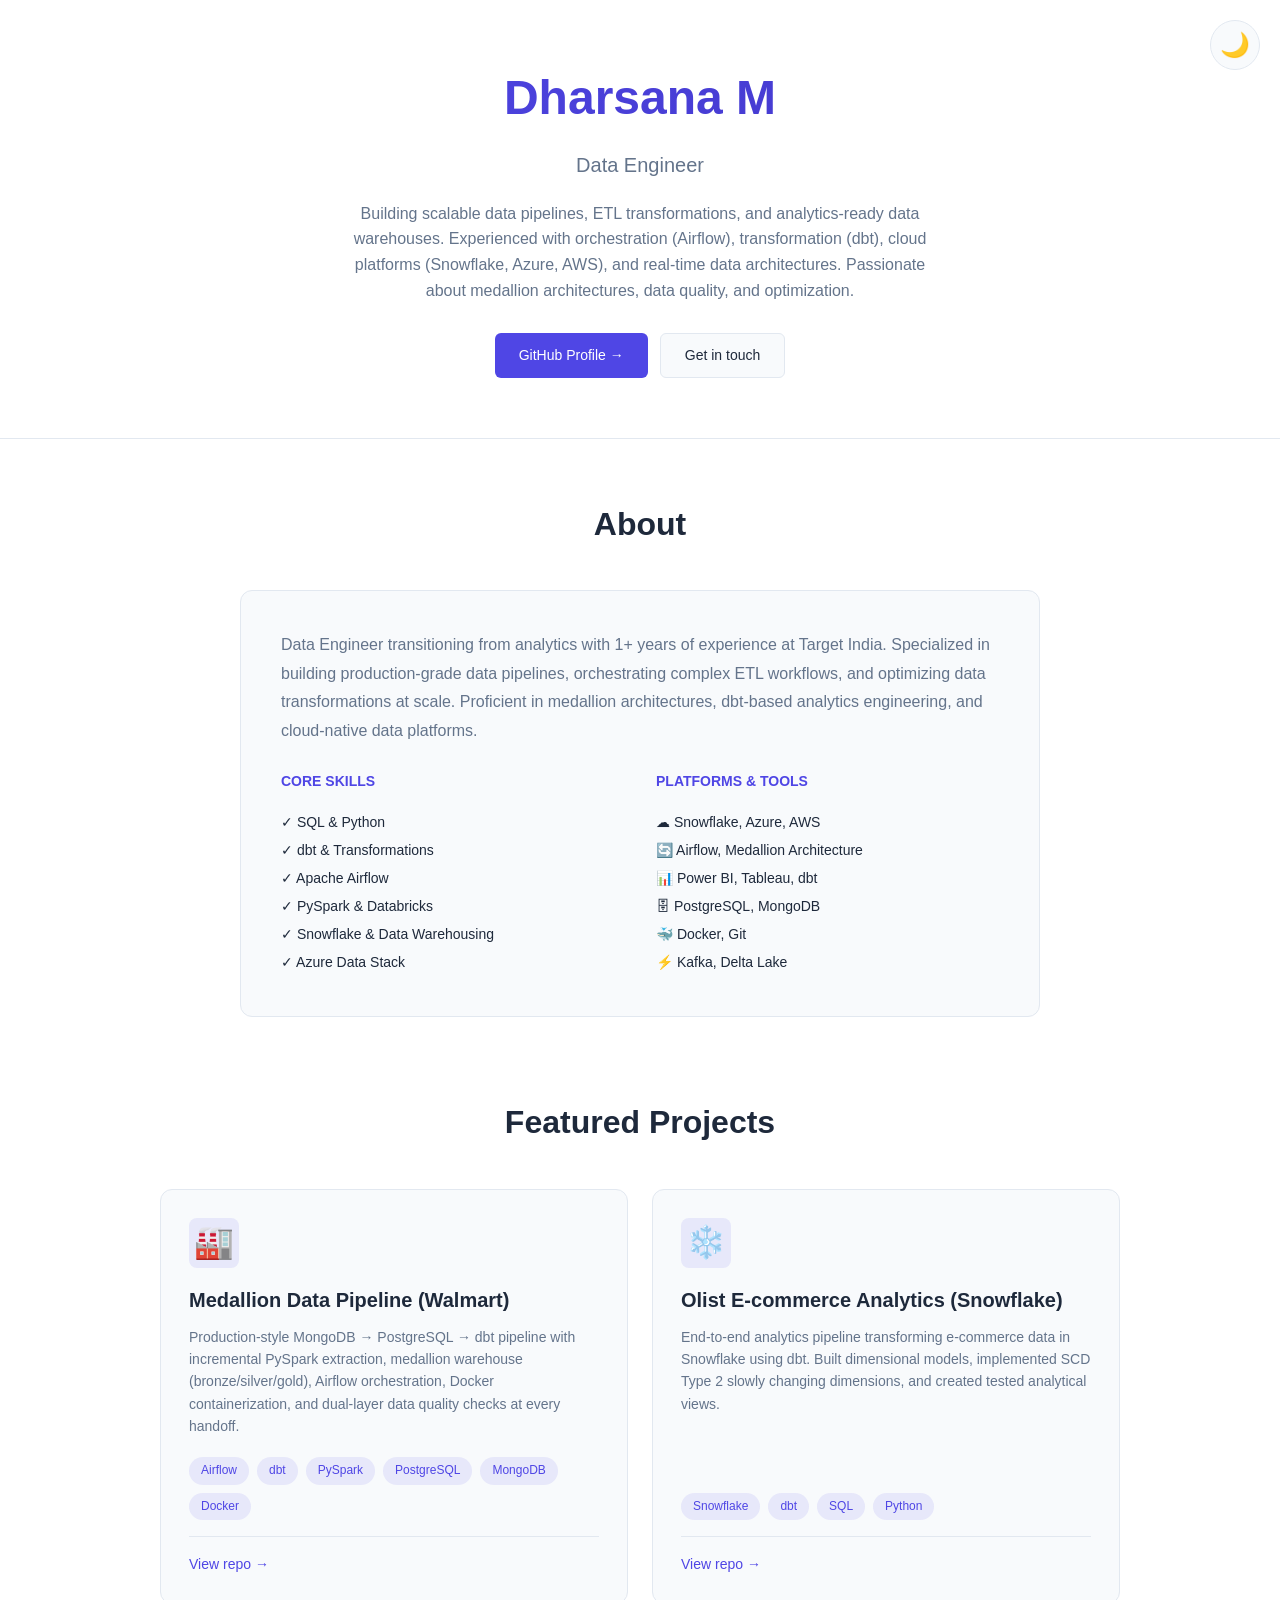
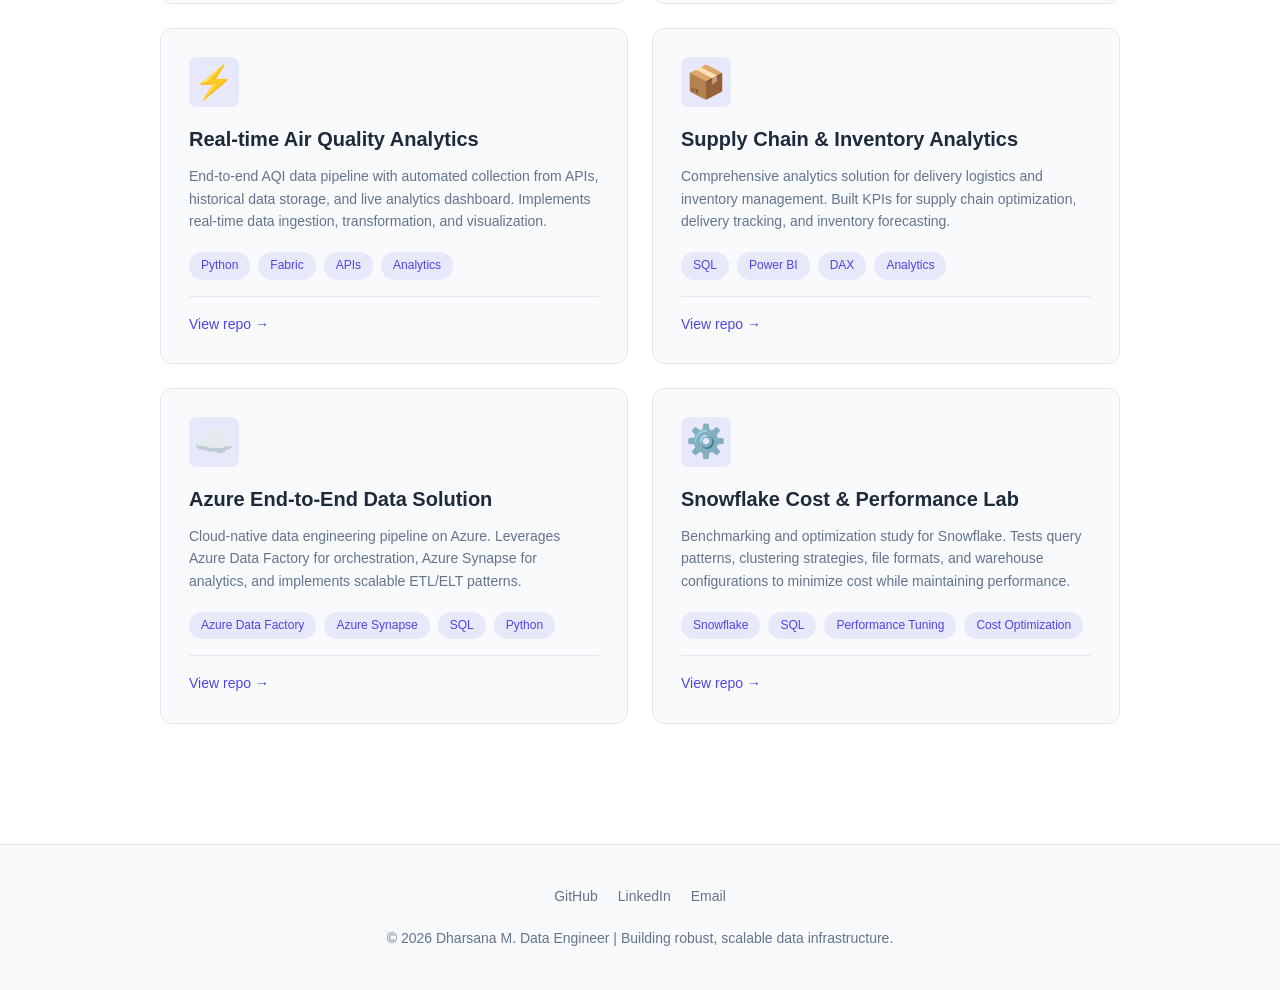
<file: index.html>
<!DOCTYPE html>
<html lang="en">
<head>
    <meta charset="UTF-8">
    <meta name="viewport" content="width=device-width, initial-scale=1.0">
    <title>Dharsana M - Data Engineer</title>
    <link rel="icon" type="image/svg+xml" href="data:image/svg+xml,<svg xmlns='http://www.w3.org/2000/svg' viewBox='0 0 100 100'><text y='75' font-size='75' font-weight='bold' fill='%234f46e5'>D</text></svg>">
    <style>
        * {
            margin: 0;
            padding: 0;
            box-sizing: border-box;
        }

        :root {
            --primary: #4f46e5;
            --primary-dark: #4338ca;
            --bg-light: #ffffff;
            --bg-dark: #0f172a;
            --text-light: #1e293b;
            --text-light-secondary: #64748b;
            --text-dark: #f1f5f9;
            --text-dark-secondary: #cbd5e1;
            --border-light: #e2e8f0;
            --border-dark: #1e293b;
            --card-light: #f8fafc;
            --card-dark: #1e293b;
        }

        body {
            font-family: -apple-system, BlinkMacSystemFont, 'Segoe UI', Roboto, 'Helvetica Neue', Arial, sans-serif;
            background-color: var(--bg-light);
            color: var(--text-light);
            line-height: 1.6;
            transition: background-color 0.3s, color 0.3s;
        }

        body.dark-mode {
            background-color: var(--bg-dark);
            color: var(--text-dark);
        }

        header {
            padding: 60px 20px;
            text-align: center;
            border-bottom: 1px solid var(--border-light);
        }

        body.dark-mode header {
            border-bottom-color: var(--border-dark);
        }

        .header-content {
            max-width: 800px;
            margin: 0 auto;
        }

        h1 {
            font-size: 48px;
            font-weight: 700;
            margin-bottom: 12px;
            background: linear-gradient(135deg, var(--primary), var(--primary-dark));
            -webkit-background-clip: text;
            -webkit-text-fill-color: transparent;
            background-clip: text;
        }

        .subtitle {
            font-size: 20px;
            color: var(--text-light-secondary);
            margin-bottom: 20px;
        }

        body.dark-mode .subtitle {
            color: var(--text-dark-secondary);
        }

        .intro {
            font-size: 16px;
            max-width: 600px;
            margin: 0 auto 30px;
            color: var(--text-light-secondary);
        }

        body.dark-mode .intro {
            color: var(--text-dark-secondary);
        }

        .cta-buttons {
            display: flex;
            gap: 12px;
            justify-content: center;
            flex-wrap: wrap;
        }

        .btn {
            padding: 10px 24px;
            border-radius: 6px;
            text-decoration: none;
            font-size: 14px;
            font-weight: 500;
            transition: all 0.3s;
            border: none;
            cursor: pointer;
            display: inline-flex;
            align-items: center;
            gap: 8px;
        }

        .btn-primary {
            background-color: var(--primary);
            color: white;
        }

        .btn-primary:hover {
            background-color: var(--primary-dark);
            transform: translateY(-2px);
        }

        .btn-secondary {
            background-color: var(--card-light);
            color: var(--text-light);
            border: 1px solid var(--border-light);
        }

        body.dark-mode .btn-secondary {
            background-color: var(--card-dark);
            color: var(--text-dark);
            border-color: var(--border-dark);
        }

        .btn-secondary:hover {
            border-color: var(--primary);
            color: var(--primary);
        }

        .theme-toggle {
            position: fixed;
            top: 20px;
            right: 20px;
            width: 50px;
            height: 50px;
            border-radius: 50%;
            background-color: var(--card-light);
            border: 1px solid var(--border-light);
            cursor: pointer;
            display: flex;
            align-items: center;
            justify-content: center;
            font-size: 24px;
            transition: all 0.3s;
            z-index: 100;
        }

        body.dark-mode .theme-toggle {
            background-color: var(--card-dark);
            border-color: var(--border-dark);
        }

        .theme-toggle:hover {
            background-color: var(--primary);
            border-color: var(--primary);
            color: white;
            transform: scale(1.1);
        }

        main {
            max-width: 1000px;
            margin: 0 auto;
            padding: 60px 20px;
        }

        .section-title {
            font-size: 32px;
            font-weight: 700;
            margin-bottom: 40px;
            text-align: center;
        }

        .projects-grid {
            display: grid;
            grid-template-columns: repeat(auto-fit, minmax(320px, 1fr));
            gap: 24px;
            margin-bottom: 60px;
        }

        .project-card {
            background-color: var(--card-light);
            border: 1px solid var(--border-light);
            border-radius: 12px;
            padding: 28px;
            transition: all 0.3s;
            display: flex;
            flex-direction: column;
        }

        body.dark-mode .project-card {
            background-color: var(--card-dark);
            border-color: var(--border-dark);
        }

        .project-card:hover {
            border-color: var(--primary);
            transform: translateY(-4px);
            box-shadow: 0 12px 24px rgba(79, 70, 229, 0.1);
        }

        body.dark-mode .project-card:hover {
            box-shadow: 0 12px 24px rgba(79, 70, 229, 0.2);
        }

        .project-icon {
            font-size: 32px;
            margin-bottom: 16px;
            width: 50px;
            height: 50px;
            display: flex;
            align-items: center;
            justify-content: center;
            background-color: rgba(79, 70, 229, 0.1);
            border-radius: 8px;
            color: var(--primary);
        }

        .project-title {
            font-size: 20px;
            font-weight: 600;
            margin-bottom: 10px;
        }

        .project-description {
            font-size: 14px;
            color: var(--text-light-secondary);
            margin-bottom: 20px;
            flex-grow: 1;
        }

        body.dark-mode .project-description {
            color: var(--text-dark-secondary);
        }

        .tech-stack {
            display: flex;
            flex-wrap: wrap;
            gap: 8px;
            margin-bottom: 16px;
        }

        .tech-badge {
            background-color: rgba(79, 70, 229, 0.1);
            color: var(--primary);
            padding: 4px 12px;
            border-radius: 20px;
            font-size: 12px;
            font-weight: 500;
        }

        .project-links {
            display: flex;
            gap: 12px;
            padding-top: 16px;
            border-top: 1px solid var(--border-light);
        }

        body.dark-mode .project-links {
            border-top-color: var(--border-dark);
        }

        .project-link {
            font-size: 14px;
            color: var(--primary);
            text-decoration: none;
            font-weight: 500;
            transition: all 0.3s;
            display: inline-flex;
            align-items: center;
            gap: 4px;
        }

        .project-link:hover {
            color: var(--primary-dark);
            gap: 8px;
        }

        footer {
            background-color: var(--card-light);
            border-top: 1px solid var(--border-light);
            padding: 40px 20px;
            text-align: center;
        }

        body.dark-mode footer {
            background-color: var(--card-dark);
            border-top-color: var(--border-dark);
        }

        .footer-content {
            max-width: 1000px;
            margin: 0 auto;
        }

        .social-links {
            display: flex;
            justify-content: center;
            gap: 20px;
            margin-bottom: 20px;
        }

        .social-link {
            color: var(--text-light-secondary);
            text-decoration: none;
            font-size: 14px;
            transition: color 0.3s;
        }

        body.dark-mode .social-link {
            color: var(--text-dark-secondary);
        }

        .social-link:hover {
            color: var(--primary);
        }

        .footer-text {
            font-size: 14px;
            color: var(--text-light-secondary);
        }

        body.dark-mode .footer-text {
            color: var(--text-dark-secondary);
        }

        @media (max-width: 768px) {
            h1 {
                font-size: 36px;
            }

            .subtitle {
                font-size: 18px;
            }

            main {
                padding: 40px 20px;
            }

            .section-title {
                font-size: 24px;
                margin-bottom: 30px;
            }

            .projects-grid {
                grid-template-columns: 1fr;
            }
        }
    </style>
</head>
<body>
    <button class="theme-toggle" id="themeToggle" aria-label="Toggle dark mode">
        <span id="themeIcon">🌙</span>
    </button>

    <header>
        <div class="header-content">
            <h1>Dharsana M</h1>
            <p class="subtitle">Data Engineer</p>
            <p class="intro">Building scalable data pipelines, ETL transformations, and analytics-ready data warehouses. Experienced with orchestration (Airflow), transformation (dbt), cloud platforms (Snowflake, Azure, AWS), and real-time data architectures. Passionate about medallion architectures, data quality, and optimization.</p>
            <div class="cta-buttons">
                <a href="https://github.com/dharsana2025" class="btn btn-primary">GitHub Profile →</a>
                <a href="mailto:dharsana.analytics@gmail.com" class="btn btn-secondary">Get in touch</a>
            </div>
        </div>
    </header>

    <main>
        <section style="margin-bottom: 80px;">
            <h2 class="section-title">About</h2>
            <div style="max-width: 800px; margin: 0 auto; background-color: var(--card-light); border-radius: 12px; padding: 40px; border: 1px solid var(--border-light);">
                <style>
                    body.dark-mode .about-section {
                        background-color: var(--card-dark);
                        border-color: var(--border-dark);
                    }
                </style>
                <p style="font-size: 16px; line-height: 1.8; margin-bottom: 24px; color: var(--text-light-secondary);">
                    Data Engineer transitioning from analytics with 1+ years of experience at Target India. Specialized in building production-grade data pipelines, orchestrating complex ETL workflows, and optimizing data transformations at scale. Proficient in medallion architectures, dbt-based analytics engineering, and cloud-native data platforms.
                </p>
                <div style="display: grid; grid-template-columns: 1fr 1fr; gap: 32px;">
                    <div>
                        <h3 style="font-size: 14px; font-weight: 600; text-transform: uppercase; color: var(--primary); margin-bottom: 16px;">Core Skills</h3>
                        <ul style="list-style: none; font-size: 14px; line-height: 2;">
                            <li>✓ SQL & Python</li>
                            <li>✓ dbt & Transformations</li>
                            <li>✓ Apache Airflow</li>
                            <li>✓ PySpark & Databricks</li>
                            <li>✓ Snowflake & Data Warehousing</li>
                            <li>✓ Azure Data Stack</li>
                        </ul>
                    </div>
                    <div>
                        <h3 style="font-size: 14px; font-weight: 600; text-transform: uppercase; color: var(--primary); margin-bottom: 16px;">Platforms & Tools</h3>
                        <ul style="list-style: none; font-size: 14px; line-height: 2;">
                            <li>☁ Snowflake, Azure, AWS</li>
                            <li>🔄 Airflow, Medallion Architecture</li>
                            <li>📊 Power BI, Tableau, dbt</li>
                            <li>🗄 PostgreSQL, MongoDB</li>
                            <li>🐳 Docker, Git</li>
                            <li>⚡ Kafka, Delta Lake</li>
                        </ul>
                    </div>
                </div>
            </div>
            <style>
                body.dark-mode .about-section {
                    background-color: var(--card-dark);
                    border-color: var(--border-dark);
                    color: var(--text-dark-secondary);
                }
            </style>
        </section>

        <h2 class="section-title">Featured Projects</h2>
        <div class="projects-grid">
            <!-- Project 1: Medallion Data Pipeline -->
            <div class="project-card">
                <div class="project-icon">🏭</div>
                <h3 class="project-title">Medallion Data Pipeline (Walmart)</h3>
                <p class="project-description">Production-style MongoDB → PostgreSQL → dbt pipeline with incremental PySpark extraction, medallion warehouse (bronze/silver/gold), Airflow orchestration, Docker containerization, and dual-layer data quality checks at every handoff.</p>
                <div class="tech-stack">
                    <span class="tech-badge">Airflow</span>
                    <span class="tech-badge">dbt</span>
                    <span class="tech-badge">PySpark</span>
                    <span class="tech-badge">PostgreSQL</span>
                    <span class="tech-badge">MongoDB</span>
                    <span class="tech-badge">Docker</span>
                </div>
                <div class="project-links">
                    <a href="https://github.com/dharsana2025/end_to_end_pipeline" class="project-link">View repo →</a>
                </div>
            </div>

            <!-- Project 2: Olist + Snowflake + dbt -->
            <div class="project-card">
                <div class="project-icon">❄️</div>
                <h3 class="project-title">Olist E-commerce Analytics (Snowflake)</h3>
                <p class="project-description">End-to-end analytics pipeline transforming e-commerce data in Snowflake using dbt. Built dimensional models, implemented SCD Type 2 slowly changing dimensions, and created tested analytical views.</p>
                <div class="tech-stack">
                    <span class="tech-badge">Snowflake</span>
                    <span class="tech-badge">dbt</span>
                    <span class="tech-badge">SQL</span>
                    <span class="tech-badge">Python</span>
                </div>
                <div class="project-links">
                    <a href="https://github.com/dharsana2025/olist_dbt_snowflake_pipeline" class="project-link">View repo →</a>
                </div>
            </div>

            <!-- Project 3: Real-time Air Quality -->
            <div class="project-card">
                <div class="project-icon">⚡</div>
                <h3 class="project-title">Real-time Air Quality Analytics</h3>
                <p class="project-description">End-to-end AQI data pipeline with automated collection from APIs, historical data storage, and live analytics dashboard. Implements real-time data ingestion, transformation, and visualization.</p>
                <div class="tech-stack">
                    <span class="tech-badge">Python</span>
                    <span class="tech-badge">Fabric</span>
                    <span class="tech-badge">APIs</span>
                    <span class="tech-badge">Analytics</span>
                </div>
                <div class="project-links">
                    <a href="https://github.com/dharsana2025/fabric-realtime-air-quality" class="project-link">View repo →</a>
                </div>
            </div>

            <!-- Project 4: Supply Chain Analytics -->
            <div class="project-card">
                <div class="project-icon">📦</div>
                <h3 class="project-title">Supply Chain & Inventory Analytics</h3>
                <p class="project-description">Comprehensive analytics solution for delivery logistics and inventory management. Built KPIs for supply chain optimization, delivery tracking, and inventory forecasting.</p>
                <div class="tech-stack">
                    <span class="tech-badge">SQL</span>
                    <span class="tech-badge">Power BI</span>
                    <span class="tech-badge">DAX</span>
                    <span class="tech-badge">Analytics</span>
                </div>
                <div class="project-links">
                    <a href="https://github.com/dharsana2025/Supply-Chain-Delivery-and-Inventory-Analytics" class="project-link">View repo →</a>
                </div>
            </div>

            <!-- Project 5: Azure End-to-End -->
            <div class="project-card">
                <div class="project-icon">☁️</div>
                <h3 class="project-title">Azure End-to-End Data Solution</h3>
                <p class="project-description">Cloud-native data engineering pipeline on Azure. Leverages Azure Data Factory for orchestration, Azure Synapse for analytics, and implements scalable ETL/ELT patterns.</p>
                <div class="tech-stack">
                    <span class="tech-badge">Azure Data Factory</span>
                    <span class="tech-badge">Azure Synapse</span>
                    <span class="tech-badge">SQL</span>
                    <span class="tech-badge">Python</span>
                </div>
                <div class="project-links">
                    <a href="https://github.com/dharsana2025/azure_end_to_end_project" class="project-link">View repo →</a>
                </div>
            </div>

            <!-- Project 6: Snowflake Performance Lab -->
            <div class="project-card">
                <div class="project-icon">⚙️</div>
                <h3 class="project-title">Snowflake Cost & Performance Lab</h3>
                <p class="project-description">Benchmarking and optimization study for Snowflake. Tests query patterns, clustering strategies, file formats, and warehouse configurations to minimize cost while maintaining performance.</p>
                <div class="tech-stack">
                    <span class="tech-badge">Snowflake</span>
                    <span class="tech-badge">SQL</span>
                    <span class="tech-badge">Performance Tuning</span>
                    <span class="tech-badge">Cost Optimization</span>
                </div>
                <div class="project-links">
                    <a href="https://github.com/dharsana2025/snowflake-performance-cost-lab" class="project-link">View repo →</a>
                </div>
            </div>
        </div>
    </main>

    <footer>
        <div class="footer-content">
            <div class="social-links">
                <a href="https://github.com/dharsana2025" class="social-link">GitHub</a>
                <a href="https://linkedin.com/in/dharsana-m" class="social-link">LinkedIn</a>
                <a href="mailto:dharsana.analytics@gmail.com" class="social-link">Email</a>
            </div>
            <p class="footer-text">© 2026 Dharsana M. Data Engineer | Building robust, scalable data infrastructure.</p>
        </div>
    </footer>

    <script>
        const themeToggle = document.getElementById('themeToggle');
        const themeIcon = document.getElementById('themeIcon');
        const htmlElement = document.documentElement;

        // Check for saved theme preference or default to 'light'
        const currentTheme = localStorage.getItem('theme') || 'light';
        if (currentTheme === 'dark') {
            document.body.classList.add('dark-mode');
            themeIcon.textContent = '☀️';
        }

        themeToggle.addEventListener('click', () => {
            document.body.classList.toggle('dark-mode');
            const isDark = document.body.classList.contains('dark-mode');
            themeIcon.textContent = isDark ? '☀️' : '🌙';
            localStorage.setItem('theme', isDark ? 'dark' : 'light');
        });
    </script>
</body>
</html>
</file>
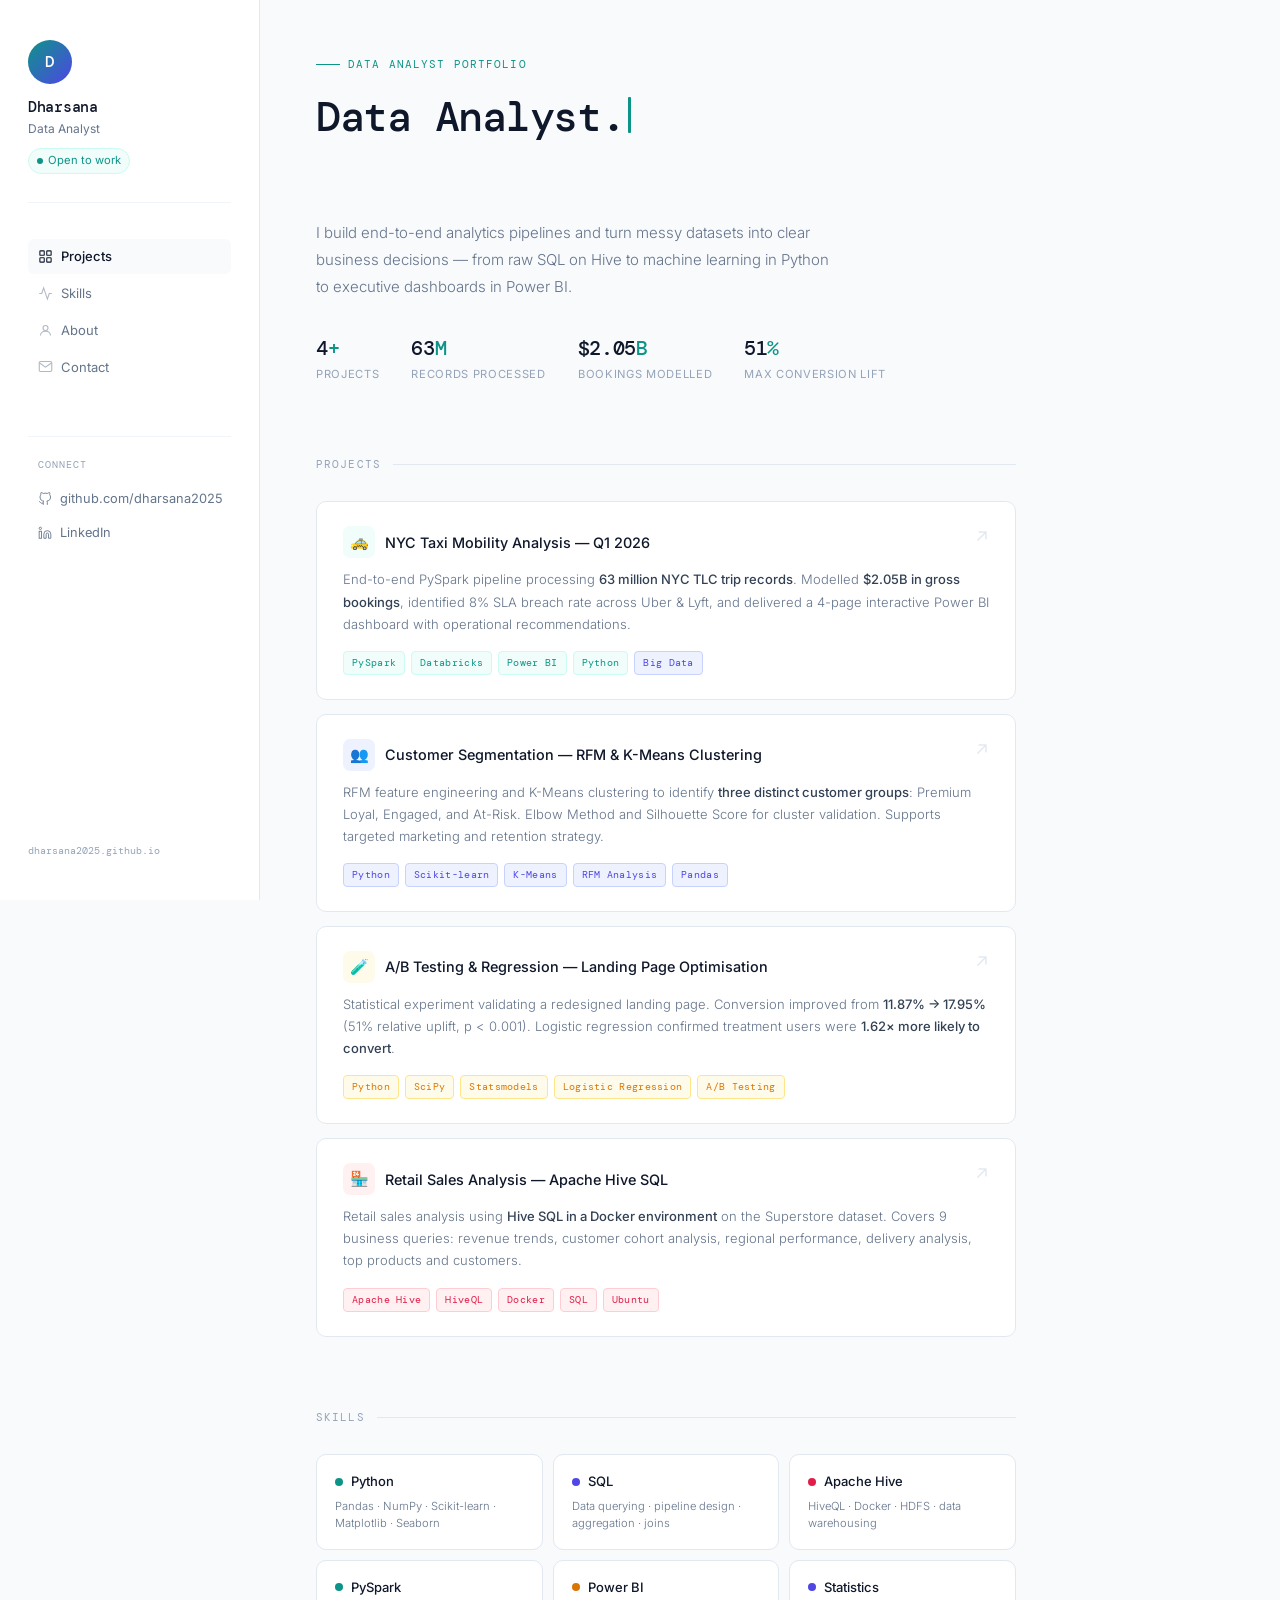
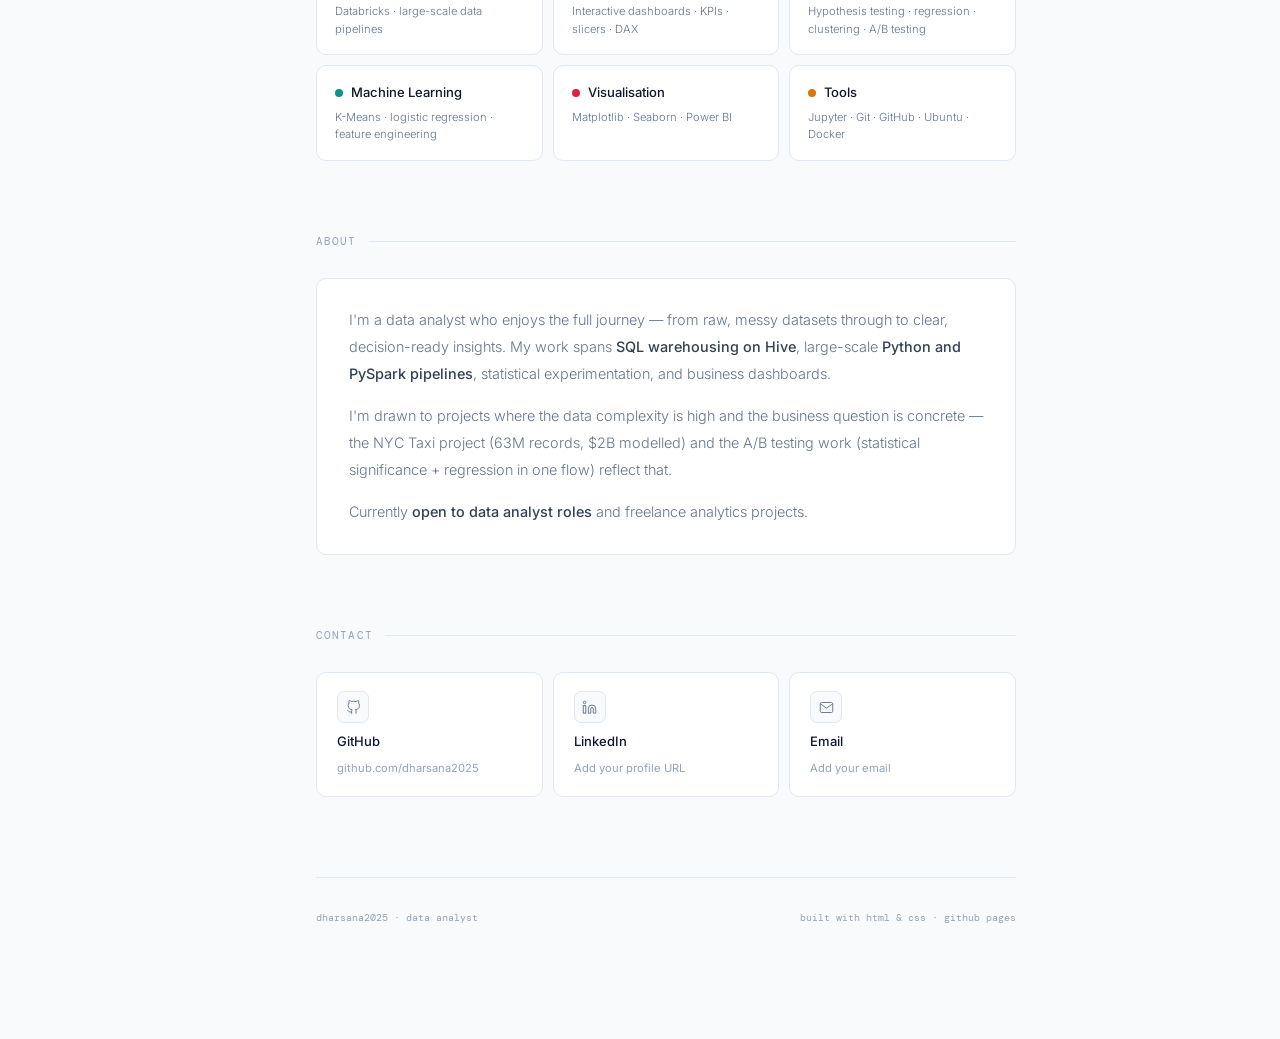
<file: index (3).html>
<!DOCTYPE html>
<html lang="en">
<head>
<meta charset="UTF-8">
<meta name="viewport" content="width=device-width, initial-scale=1.0">
<title>Dharsana — Data Analyst</title>
<link rel="preconnect" href="https://fonts.googleapis.com">
<link rel="preconnect" href="https://fonts.gstatic.com" crossorigin>
<link href="https://fonts.googleapis.com/css2?family=DM+Mono:wght@400;500&family=Inter:wght@300;400;500&display=swap" rel="stylesheet">
<style>
*, *::before, *::after { box-sizing: border-box; margin: 0; padding: 0; }

:root {
  --ink:        #0F172A;
  --ink-mid:    #334155;
  --slate:      #64748B;
  --muted:      #94A3B8;
  --teal:       #0D9488;
  --teal-light: #14B8A6;
  --teal-bg:    #F0FDFA;
  --teal-border:#CCFBF1;
  --indigo:     #4F46E5;
  --indigo-bg:  #EEF2FF;
  --amber:      #D97706;
  --amber-bg:   #FFFBEB;
  --rose:       #E11D48;
  --rose-bg:    #FFF1F2;
  --border:     #E2E8F0;
  --border-soft:#F1F5F9;
  --bg:         #FFFFFF;
  --bg-soft:    #F8FAFC;
  --mono:       'DM Mono', monospace;
  --sans:       'Inter', sans-serif;
  --radius:     10px;
  --radius-sm:  6px;
}

html { scroll-behavior: smooth; }

body {
  font-family: var(--sans);
  background: var(--bg-soft);
  color: var(--ink);
  line-height: 1.6;
  min-height: 100vh;
  -webkit-font-smoothing: antialiased;
}

/* ── Layout ── */
.shell {
  display: grid;
  grid-template-columns: 260px 1fr;
  min-height: 100vh;
}

/* ── Sidebar ── */
.sidebar {
  position: sticky;
  top: 0;
  height: 100vh;
  background: var(--bg);
  border-right: 1px solid var(--border);
  padding: 2.5rem 1.75rem;
  display: flex;
  flex-direction: column;
  gap: 0;
  overflow-y: auto;
}

.sidebar-brand {
  margin-bottom: 2.25rem;
  padding-bottom: 1.75rem;
  border-bottom: 1px solid var(--border-soft);
}

.avatar {
  width: 44px;
  height: 44px;
  border-radius: 50%;
  background: linear-gradient(135deg, var(--teal) 0%, var(--indigo) 100%);
  display: flex;
  align-items: center;
  justify-content: center;
  font-family: var(--mono);
  font-size: 1rem;
  font-weight: 500;
  color: #fff;
  margin-bottom: 0.875rem;
  letter-spacing: -0.01em;
}

.sidebar-name {
  font-family: var(--mono);
  font-size: 0.9375rem;
  font-weight: 500;
  color: var(--ink);
  letter-spacing: -0.02em;
  line-height: 1.2;
}

.sidebar-role {
  font-size: 0.75rem;
  color: var(--slate);
  margin-top: 3px;
  font-weight: 400;
}

.status-dot {
  display: inline-flex;
  align-items: center;
  gap: 5px;
  margin-top: 10px;
  font-size: 0.7rem;
  color: var(--teal);
  background: var(--teal-bg);
  border: 1px solid var(--teal-border);
  padding: 3px 8px;
  border-radius: 20px;
  width: fit-content;
}

.status-dot::before {
  content: '';
  width: 6px;
  height: 6px;
  border-radius: 50%;
  background: var(--teal);
  flex-shrink: 0;
  animation: pulse 2s infinite;
}

@keyframes pulse {
  0%, 100% { opacity: 1; }
  50%       { opacity: 0.4; }
}

.sidebar-nav {
  list-style: none;
  display: flex;
  flex-direction: column;
  gap: 2px;
  margin-bottom: 2rem;
}

.sidebar-nav a {
  display: flex;
  align-items: center;
  gap: 8px;
  font-size: 0.8125rem;
  color: var(--slate);
  text-decoration: none;
  padding: 7px 10px;
  border-radius: var(--radius-sm);
  transition: color 0.15s, background 0.15s;
  font-weight: 400;
}

.sidebar-nav a .nav-icon {
  width: 15px;
  height: 15px;
  flex-shrink: 0;
  opacity: 0.5;
}

.sidebar-nav a:hover,
.sidebar-nav a.active {
  color: var(--ink);
  background: var(--bg-soft);
}

.sidebar-nav a.active { font-weight: 500; }
.sidebar-nav a.active .nav-icon { opacity: 1; }

.sidebar-divider {
  height: 1px;
  background: var(--border-soft);
  margin: 1.25rem 0;
}

.sidebar-section-label {
  font-family: var(--mono);
  font-size: 0.6rem;
  letter-spacing: 0.1em;
  text-transform: uppercase;
  color: var(--muted);
  margin-bottom: 0.625rem;
  padding-left: 10px;
}

.sidebar-links {
  display: flex;
  flex-direction: column;
  gap: 2px;
}

.sidebar-links a {
  font-size: 0.8rem;
  color: var(--slate);
  text-decoration: none;
  display: flex;
  align-items: center;
  gap: 8px;
  padding: 6px 10px;
  border-radius: var(--radius-sm);
  transition: color 0.15s, background 0.15s;
}

.sidebar-links a:hover { color: var(--teal); background: var(--teal-bg); }

.sidebar-links svg {
  width: 14px;
  height: 14px;
  flex-shrink: 0;
}

.sidebar-footer {
  margin-top: auto;
  padding-top: 1.5rem;
  font-family: var(--mono);
  font-size: 0.65rem;
  color: var(--muted);
}

/* ── Main ── */
.main {
  padding: 3.5rem 4rem 7rem 3.5rem;
  max-width: 820px;
}

/* ── Hero ── */
.hero {
  margin-bottom: 4.5rem;
}

.hero-eyebrow {
  font-family: var(--mono);
  font-size: 0.7rem;
  color: var(--teal);
  letter-spacing: 0.1em;
  text-transform: uppercase;
  margin-bottom: 1.125rem;
  display: flex;
  align-items: center;
  gap: 8px;
}

.hero-eyebrow::before {
  content: '';
  display: inline-block;
  width: 24px;
  height: 1px;
  background: var(--teal);
}

.hero-headline {
  font-family: var(--mono);
  font-size: clamp(1.875rem, 3.5vw, 2.625rem);
  font-weight: 500;
  color: var(--ink);
  line-height: 1.2;
  margin-bottom: 1.375rem;
  letter-spacing: -0.03em;
  min-height: 2.5em;
}

.cursor {
  display: inline-block;
  width: 3px;
  height: 0.85em;
  background: var(--teal);
  margin-left: 3px;
  vertical-align: -0.05em;
  border-radius: 1px;
  animation: blink 1s step-end infinite;
}

@keyframes blink { 0%,100%{opacity:1} 50%{opacity:0} }

.hero-desc {
  font-size: 0.9375rem;
  color: var(--slate);
  max-width: 520px;
  line-height: 1.8;
  font-weight: 300;
  margin-bottom: 2rem;
}

.hero-stats {
  display: flex;
  gap: 2rem;
  flex-wrap: wrap;
}

.hero-stat {
  display: flex;
  flex-direction: column;
  gap: 2px;
}

.hero-stat-num {
  font-family: var(--mono);
  font-size: 1.25rem;
  font-weight: 500;
  color: var(--ink);
  letter-spacing: -0.02em;
}

.hero-stat-num span { color: var(--teal); }

.hero-stat-label {
  font-size: 0.7rem;
  color: var(--muted);
  text-transform: uppercase;
  letter-spacing: 0.06em;
}

/* ── Section ── */
section { margin-bottom: 4.5rem; }

.section-header {
  display: flex;
  align-items: center;
  gap: 12px;
  margin-bottom: 1.75rem;
}

.section-label {
  font-family: var(--mono);
  font-size: 0.6875rem;
  letter-spacing: 0.1em;
  color: var(--muted);
  text-transform: uppercase;
}

.section-line {
  flex: 1;
  height: 1px;
  background: var(--border);
}

/* ── Project Cards ── */
.projects { display: flex; flex-direction: column; gap: 14px; }

.project-card {
  display: block;
  background: var(--bg);
  border: 1px solid var(--border);
  border-radius: var(--radius);
  padding: 1.5rem 1.625rem;
  text-decoration: none;
  color: inherit;
  transition: border-color 0.2s, box-shadow 0.2s, transform 0.2s;
  position: relative;
  overflow: hidden;
}

.project-card::before {
  content: '';
  position: absolute;
  left: 0; top: 0; bottom: 0;
  width: 3px;
  background: var(--card-accent, var(--teal));
  border-radius: 3px 0 0 3px;
  opacity: 0;
  transition: opacity 0.2s;
}

.project-card:hover {
  border-color: var(--card-accent, var(--teal));
  box-shadow: 0 4px 20px rgba(0,0,0,0.06);
  transform: translateY(-1px);
}

.project-card:hover::before { opacity: 1; }

.project-top {
  display: flex;
  align-items: flex-start;
  justify-content: space-between;
  gap: 1rem;
  margin-bottom: 0.625rem;
}

.project-title-row {
  display: flex;
  align-items: center;
  gap: 10px;
}

.project-icon {
  width: 32px;
  height: 32px;
  border-radius: 7px;
  background: var(--icon-bg, var(--teal-bg));
  display: flex;
  align-items: center;
  justify-content: center;
  flex-shrink: 0;
  font-size: 15px;
}

.project-title {
  font-size: 0.9rem;
  font-weight: 500;
  color: var(--ink);
  transition: color 0.15s;
  line-height: 1.35;
}

.project-card:hover .project-title { color: var(--card-accent, var(--teal)); }

.project-arrow {
  color: var(--border);
  font-size: 1.125rem;
  flex-shrink: 0;
  transition: color 0.2s, transform 0.2s;
  line-height: 1;
}

.project-card:hover .project-arrow {
  color: var(--card-accent, var(--teal));
  transform: translate(3px, -3px);
}

.project-desc {
  font-size: 0.8125rem;
  color: var(--slate);
  line-height: 1.7;
  margin-bottom: 1rem;
  font-weight: 300;
}

.project-highlight {
  font-weight: 500;
  color: var(--ink-mid);
}

.project-tags {
  display: flex;
  flex-wrap: wrap;
  gap: 6px;
}

.tag {
  font-family: var(--mono);
  font-size: 0.625rem;
  color: var(--tag-color, var(--teal));
  background: var(--tag-bg, var(--teal-bg));
  border: 1px solid var(--tag-border, var(--teal-border));
  padding: 3px 8px;
  border-radius: 4px;
  letter-spacing: 0.03em;
  font-weight: 400;
}

/* Tag color variants */
.tag-indigo {
  --tag-color: var(--indigo);
  --tag-bg: var(--indigo-bg);
  --tag-border: #C7D2FE;
}
.tag-amber {
  --tag-color: var(--amber);
  --tag-bg: var(--amber-bg);
  --tag-border: #FDE68A;
}
.tag-rose {
  --tag-color: var(--rose);
  --tag-bg: var(--rose-bg);
  --tag-border: #FECDD3;
}

/* ── Skills ── */
.skills-grid {
  display: grid;
  grid-template-columns: repeat(3, 1fr);
  gap: 10px;
}

.skill-card {
  background: var(--bg);
  border: 1px solid var(--border);
  border-radius: var(--radius);
  padding: 1rem 1.125rem;
  transition: border-color 0.15s;
}

.skill-card:hover { border-color: var(--skill-color, var(--teal)); }

.skill-header {
  display: flex;
  align-items: center;
  gap: 8px;
  margin-bottom: 6px;
}

.skill-dot {
  width: 8px;
  height: 8px;
  border-radius: 50%;
  background: var(--skill-color, var(--teal));
  flex-shrink: 0;
}

.skill-name {
  font-size: 0.8125rem;
  font-weight: 500;
  color: var(--ink);
}

.skill-detail {
  font-size: 0.7rem;
  color: var(--slate);
  line-height: 1.55;
  font-weight: 300;
}

/* ── About ── */
.about-card {
  background: var(--bg);
  border: 1px solid var(--border);
  border-radius: var(--radius);
  padding: 1.75rem 2rem;
}

.about-text {
  font-size: 0.9rem;
  color: var(--slate);
  line-height: 1.85;
  font-weight: 300;
}

.about-text p + p { margin-top: 1rem; }

.about-text strong {
  color: var(--ink-mid);
  font-weight: 500;
}

/* ── Contact ── */
.contact-grid {
  display: grid;
  grid-template-columns: repeat(3, 1fr);
  gap: 10px;
}

.contact-card {
  display: flex;
  flex-direction: column;
  align-items: flex-start;
  gap: 8px;
  background: var(--bg);
  border: 1px solid var(--border);
  border-radius: var(--radius);
  padding: 1.125rem 1.25rem;
  text-decoration: none;
  color: var(--ink);
  transition: border-color 0.15s, background 0.15s;
}

.contact-card:hover {
  border-color: var(--teal);
  background: var(--teal-bg);
}

.contact-card-icon {
  width: 32px;
  height: 32px;
  border-radius: 7px;
  background: var(--bg-soft);
  border: 1px solid var(--border);
  display: flex;
  align-items: center;
  justify-content: center;
}

.contact-card-icon svg { width: 15px; height: 15px; color: var(--slate); }

.contact-card-label {
  font-size: 0.8125rem;
  font-weight: 500;
  color: var(--ink);
}

.contact-card-sub {
  font-size: 0.7rem;
  color: var(--muted);
}

/* ── Footer ── */
.footer {
  margin-top: 5rem;
  padding-top: 2rem;
  border-top: 1px solid var(--border);
  font-family: var(--mono);
  font-size: 0.65rem;
  color: var(--muted);
  display: flex;
  justify-content: space-between;
  align-items: center;
  flex-wrap: wrap;
  gap: 0.5rem;
}

/* ── Responsive ── */
@media (max-width: 768px) {
  .shell { grid-template-columns: 1fr; }

  .sidebar {
    position: static;
    height: auto;
    border-right: none;
    border-bottom: 1px solid var(--border);
    padding: 1.5rem;
    flex-direction: row;
    flex-wrap: wrap;
    align-items: center;
    gap: 1rem;
  }

  .avatar { width: 36px; height: 36px; font-size: 0.875rem; margin-bottom: 0; }
  .sidebar-brand { margin-bottom: 0; padding-bottom: 0; border-bottom: none; display: flex; align-items: center; gap: 10px; }
  .status-dot { display: none; }
  .sidebar-divider { display: none; }
  .sidebar-section-label { display: none; }
  .sidebar-nav { flex-direction: row; flex-wrap: wrap; gap: 4px; }
  .sidebar-nav a { padding: 5px 8px; }
  .sidebar-links { flex-direction: row; }
  .sidebar-footer { display: none; }

  .main { padding: 2rem 1.5rem 4rem; }

  .skills-grid { grid-template-columns: repeat(2, 1fr); }
  .contact-grid { grid-template-columns: repeat(2, 1fr); }

  .hero-stats { gap: 1.5rem; }
}

@media (max-width: 480px) {
  .skills-grid { grid-template-columns: 1fr; }
  .contact-grid { grid-template-columns: 1fr; }
}

@media (prefers-reduced-motion: reduce) {
  .cursor { animation: none; opacity: 1; }
  .status-dot::before { animation: none; }
  .project-card { transition: none; }
  .project-card:hover { transform: none; }
}
</style>
</head>
<body>

<div class="shell">

  <!-- ── Sidebar ── -->
  <aside class="sidebar">
    <div class="sidebar-brand">
      <div class="avatar">D</div>
      <div>
        <div class="sidebar-name">Dharsana</div>
        <div class="sidebar-role">Data Analyst</div>
        <div class="status-dot">Open to work</div>
      </div>
    </div>

    <nav>
      <ul class="sidebar-nav">
        <li>
          <a href="#projects" class="active">
            <svg class="nav-icon" viewBox="0 0 24 24" fill="none" stroke="currentColor" stroke-width="1.75"><rect x="3" y="3" width="7" height="7" rx="1"/><rect x="14" y="3" width="7" height="7" rx="1"/><rect x="3" y="14" width="7" height="7" rx="1"/><rect x="14" y="14" width="7" height="7" rx="1"/></svg>
            Projects
          </a>
        </li>
        <li>
          <a href="#skills">
            <svg class="nav-icon" viewBox="0 0 24 24" fill="none" stroke="currentColor" stroke-width="1.75"><polyline points="22 12 18 12 15 21 9 3 6 12 2 12"/></svg>
            Skills
          </a>
        </li>
        <li>
          <a href="#about">
            <svg class="nav-icon" viewBox="0 0 24 24" fill="none" stroke="currentColor" stroke-width="1.75"><circle cx="12" cy="8" r="4"/><path d="M4 20c0-4 3.6-7 8-7s8 3 8 7"/></svg>
            About
          </a>
        </li>
        <li>
          <a href="#contact">
            <svg class="nav-icon" viewBox="0 0 24 24" fill="none" stroke="currentColor" stroke-width="1.75"><path d="M4 4h16c1.1 0 2 .9 2 2v12c0 1.1-.9 2-2 2H4c-1.1 0-2-.9-2-2V6c0-1.1.9-2 2-2z"/><polyline points="22,6 12,13 2,6"/></svg>
            Contact
          </a>
        </li>
      </ul>
    </nav>

    <div class="sidebar-divider"></div>

    <div class="sidebar-section-label">Connect</div>
    <div class="sidebar-links">
      <!-- ✏️ UPDATE: replace # with your LinkedIn URL -->
      <a href="https://github.com/dharsana2025" target="_blank" rel="noopener">
        <svg viewBox="0 0 24 24" fill="none" stroke="currentColor" stroke-width="1.5"><path d="M9 19c-5 1.5-5-2.5-7-3m14 6v-3.87a3.37 3.37 0 00-.94-2.61c3.14-.35 6.44-1.54 6.44-7A5.44 5.44 0 0020 4.77 5.07 5.07 0 0019.91 1S18.73.65 16 2.48a13.38 13.38 0 00-7 0C6.27.65 5.09 1 5.09 1A5.07 5.07 0 005 4.77a5.44 5.44 0 00-1.5 3.78c0 5.42 3.3 6.61 6.44 7A3.37 3.37 0 009 18.13V22"/></svg>
        github.com/dharsana2025
      </a>
      <a href="#" target="_blank" rel="noopener">
        <svg viewBox="0 0 24 24" fill="none" stroke="currentColor" stroke-width="1.5"><path d="M16 8a6 6 0 016 6v7h-4v-7a2 2 0 00-2-2 2 2 0 00-2 2v7h-4v-7a6 6 0 016-6z"/><rect x="2" y="9" width="4" height="12"/><circle cx="4" cy="4" r="2"/></svg>
        LinkedIn <!-- ✏️ UPDATE label too -->
      </a>
    </div>

    <div class="sidebar-footer">
      dharsana2025.github.io
    </div>
  </aside>

  <!-- ── Main ── -->
  <main class="main">

    <!-- ── Hero ── -->
    <section class="hero" id="home">
      <p class="hero-eyebrow">Data Analyst Portfolio</p>
      <h1 class="hero-headline">
        <span id="typed-text"></span><span class="cursor" id="cursor"></span>
      </h1>
      <p class="hero-desc">
        I build end-to-end analytics pipelines and turn messy datasets into clear business decisions —
        from raw SQL on Hive to machine learning in Python to executive dashboards in Power BI.
      </p>
      <div class="hero-stats">
        <div class="hero-stat">
          <span class="hero-stat-num">4<span>+</span></span>
          <span class="hero-stat-label">Projects</span>
        </div>
        <div class="hero-stat">
          <span class="hero-stat-num">63<span>M</span></span>
          <span class="hero-stat-label">Records processed</span>
        </div>
        <div class="hero-stat">
          <span class="hero-stat-num">$2.05<span>B</span></span>
          <span class="hero-stat-label">Bookings modelled</span>
        </div>
        <div class="hero-stat">
          <span class="hero-stat-num">51<span>%</span></span>
          <span class="hero-stat-label">Max conversion lift</span>
        </div>
      </div>
    </section>

    <!-- ── Projects ── -->
    <section id="projects">
      <div class="section-header">
        <p class="section-label">Projects</p>
        <div class="section-line"></div>
      </div>

      <div class="projects">

        <!-- ✏️ TO ADD A PROJECT: copy one <a class="project-card"> block, update content & --card-accent color -->

        <a class="project-card"
           style="--card-accent: var(--teal); --icon-bg: var(--teal-bg);"
           href="https://github.com/dharsana2025/NYC-taxi-mobility-analysis"
           target="_blank" rel="noopener">
          <div class="project-top">
            <div class="project-title-row">
              <div class="project-icon">🚕</div>
              <span class="project-title">NYC Taxi Mobility Analysis — Q1 2026</span>
            </div>
            <span class="project-arrow">↗</span>
          </div>
          <p class="project-desc">
            End-to-end PySpark pipeline processing <span class="project-highlight">63 million NYC TLC trip records</span>.
            Modelled <span class="project-highlight">$2.05B in gross bookings</span>, identified 8% SLA breach rate across
            Uber & Lyft, and delivered a 4-page interactive Power BI dashboard with operational recommendations.
          </p>
          <div class="project-tags">
            <span class="tag">PySpark</span>
            <span class="tag">Databricks</span>
            <span class="tag">Power BI</span>
            <span class="tag">Python</span>
            <span class="tag tag-indigo">Big Data</span>
          </div>
        </a>

        <a class="project-card"
           style="--card-accent: var(--indigo); --icon-bg: var(--indigo-bg);"
           href="https://github.com/dharsana2025/Customer-Segmentation"
           target="_blank" rel="noopener">
          <div class="project-top">
            <div class="project-title-row">
              <div class="project-icon">👥</div>
              <span class="project-title">Customer Segmentation — RFM & K-Means Clustering</span>
            </div>
            <span class="project-arrow">↗</span>
          </div>
          <p class="project-desc">
            RFM feature engineering and K-Means clustering to identify <span class="project-highlight">three distinct customer groups</span>:
            Premium Loyal, Engaged, and At-Risk. Elbow Method and Silhouette Score for cluster validation.
            Supports targeted marketing and retention strategy.
          </p>
          <div class="project-tags">
            <span class="tag tag-indigo">Python</span>
            <span class="tag tag-indigo">Scikit-learn</span>
            <span class="tag tag-indigo">K-Means</span>
            <span class="tag tag-indigo">RFM Analysis</span>
            <span class="tag tag-indigo">Pandas</span>
          </div>
        </a>

        <a class="project-card"
           style="--card-accent: var(--amber); --icon-bg: var(--amber-bg);"
           href="https://github.com/dharsana2025/ab-testing-regression-analysis"
           target="_blank" rel="noopener">
          <div class="project-top">
            <div class="project-title-row">
              <div class="project-icon">🧪</div>
              <span class="project-title">A/B Testing & Regression — Landing Page Optimisation</span>
            </div>
            <span class="project-arrow">↗</span>
          </div>
          <p class="project-desc">
            Statistical experiment validating a redesigned landing page. Conversion improved from
            <span class="project-highlight">11.87% → 17.95%</span> (51% relative uplift, p &lt; 0.001).
            Logistic regression confirmed treatment users were <span class="project-highlight">1.62× more likely to convert</span>.
          </p>
          <div class="project-tags">
            <span class="tag tag-amber">Python</span>
            <span class="tag tag-amber">SciPy</span>
            <span class="tag tag-amber">Statsmodels</span>
            <span class="tag tag-amber">Logistic Regression</span>
            <span class="tag tag-amber">A/B Testing</span>
          </div>
        </a>

        <a class="project-card"
           style="--card-accent: var(--rose); --icon-bg: var(--rose-bg);"
           href="https://github.com/dharsana2025/hive4a"
           target="_blank" rel="noopener">
          <div class="project-top">
            <div class="project-title-row">
              <div class="project-icon">🏪</div>
              <span class="project-title">Retail Sales Analysis — Apache Hive SQL</span>
            </div>
            <span class="project-arrow">↗</span>
          </div>
          <p class="project-desc">
            Retail sales analysis using <span class="project-highlight">Hive SQL in a Docker environment</span> on the Superstore dataset.
            Covers 9 business queries: revenue trends, customer cohort analysis, regional performance,
            delivery analysis, top products and customers.
          </p>
          <div class="project-tags">
            <span class="tag tag-rose">Apache Hive</span>
            <span class="tag tag-rose">HiveQL</span>
            <span class="tag tag-rose">Docker</span>
            <span class="tag tag-rose">SQL</span>
            <span class="tag tag-rose">Ubuntu</span>
          </div>
        </a>

      </div>
    </section>

    <!-- ── Skills ── -->
    <section id="skills">
      <div class="section-header">
        <p class="section-label">Skills</p>
        <div class="section-line"></div>
      </div>

      <div class="skills-grid">
        <!-- ✏️ TO ADD A SKILL: copy a skill-card block, change --skill-color -->
        <div class="skill-card" style="--skill-color: var(--teal);">
          <div class="skill-header"><div class="skill-dot"></div><span class="skill-name">Python</span></div>
          <p class="skill-detail">Pandas · NumPy · Scikit-learn · Matplotlib · Seaborn</p>
        </div>
        <div class="skill-card" style="--skill-color: var(--indigo);">
          <div class="skill-header"><div class="skill-dot"></div><span class="skill-name">SQL</span></div>
          <p class="skill-detail">Data querying · pipeline design · aggregation · joins</p>
        </div>
        <div class="skill-card" style="--skill-color: var(--rose);">
          <div class="skill-header"><div class="skill-dot"></div><span class="skill-name">Apache Hive</span></div>
          <p class="skill-detail">HiveQL · Docker · HDFS · data warehousing</p>
        </div>
        <div class="skill-card" style="--skill-color: var(--teal);">
          <div class="skill-header"><div class="skill-dot"></div><span class="skill-name">PySpark</span></div>
          <p class="skill-detail">Databricks · large-scale data pipelines</p>
        </div>
        <div class="skill-card" style="--skill-color: var(--amber);">
          <div class="skill-header"><div class="skill-dot"></div><span class="skill-name">Power BI</span></div>
          <p class="skill-detail">Interactive dashboards · KPIs · slicers · DAX</p>
        </div>
        <div class="skill-card" style="--skill-color: var(--indigo);">
          <div class="skill-header"><div class="skill-dot"></div><span class="skill-name">Statistics</span></div>
          <p class="skill-detail">Hypothesis testing · regression · clustering · A/B testing</p>
        </div>
        <div class="skill-card" style="--skill-color: var(--teal);">
          <div class="skill-header"><div class="skill-dot"></div><span class="skill-name">Machine Learning</span></div>
          <p class="skill-detail">K-Means · logistic regression · feature engineering</p>
        </div>
        <div class="skill-card" style="--skill-color: var(--rose);">
          <div class="skill-header"><div class="skill-dot"></div><span class="skill-name">Visualisation</span></div>
          <p class="skill-detail">Matplotlib · Seaborn · Power BI</p>
        </div>
        <div class="skill-card" style="--skill-color: var(--amber);">
          <div class="skill-header"><div class="skill-dot"></div><span class="skill-name">Tools</span></div>
          <p class="skill-detail">Jupyter · Git · GitHub · Ubuntu · Docker</p>
        </div>
      </div>
    </section>

    <!-- ── About ── -->
    <section id="about">
      <div class="section-header">
        <p class="section-label">About</p>
        <div class="section-line"></div>
      </div>
      <div class="about-card">
        <div class="about-text">
          <!-- ✏️ UPDATE: edit this to reflect your background -->
          <p>
            I'm a data analyst who enjoys the full journey — from raw, messy datasets through to
            clear, decision-ready insights. My work spans <strong>SQL warehousing on Hive</strong>,
            large-scale <strong>Python and PySpark pipelines</strong>, statistical experimentation,
            and business dashboards.
          </p>
          <p>
            I'm drawn to projects where the data complexity is high and the business question
            is concrete — the NYC Taxi project (63M records, $2B modelled) and the A/B testing
            work (statistical significance + regression in one flow) reflect that.
          </p>
          <p>
            Currently <strong>open to data analyst roles</strong> and freelance analytics projects.
          </p>
        </div>
      </div>
    </section>

    <!-- ── Contact ── -->
    <section id="contact">
      <div class="section-header">
        <p class="section-label">Contact</p>
        <div class="section-line"></div>
      </div>

      <div class="contact-grid">
        <!-- ✏️ UPDATE: replace href values with your actual links -->
        <a class="contact-card" href="https://github.com/dharsana2025" target="_blank" rel="noopener">
          <div class="contact-card-icon">
            <svg viewBox="0 0 24 24" fill="none" stroke="currentColor" stroke-width="1.5"><path d="M9 19c-5 1.5-5-2.5-7-3m14 6v-3.87a3.37 3.37 0 00-.94-2.61c3.14-.35 6.44-1.54 6.44-7A5.44 5.44 0 0020 4.77 5.07 5.07 0 0019.91 1S18.73.65 16 2.48a13.38 13.38 0 00-7 0C6.27.65 5.09 1 5.09 1A5.07 5.07 0 005 4.77a5.44 5.44 0 00-1.5 3.78c0 5.42 3.3 6.61 6.44 7A3.37 3.37 0 009 18.13V22"/></svg>
          </div>
          <span class="contact-card-label">GitHub</span>
          <span class="contact-card-sub">github.com/dharsana2025</span>
        </a>

        <a class="contact-card" href="#" target="_blank" rel="noopener">
          <!-- ✏️ UPDATE: replace # with your LinkedIn URL -->
          <div class="contact-card-icon">
            <svg viewBox="0 0 24 24" fill="none" stroke="currentColor" stroke-width="1.5"><path d="M16 8a6 6 0 016 6v7h-4v-7a2 2 0 00-2-2 2 2 0 00-2 2v7h-4v-7a6 6 0 016-6z"/><rect x="2" y="9" width="4" height="12"/><circle cx="4" cy="4" r="2"/></svg>
          </div>
          <span class="contact-card-label">LinkedIn</span>
          <span class="contact-card-sub">Add your profile URL</span>
        </a>

        <a class="contact-card" href="mailto:your@email.com">
          <!-- ✏️ UPDATE: replace with your actual email -->
          <div class="contact-card-icon">
            <svg viewBox="0 0 24 24" fill="none" stroke="currentColor" stroke-width="1.5"><path d="M4 4h16c1.1 0 2 .9 2 2v12c0 1.1-.9 2-2 2H4c-1.1 0-2-.9-2-2V6c0-1.1.9-2 2-2z"/><polyline points="22,6 12,13 2,6"/></svg>
          </div>
          <span class="contact-card-label">Email</span>
          <span class="contact-card-sub">Add your email</span>
        </a>
      </div>
    </section>

    <footer class="footer">
      <span>dharsana2025 · data analyst</span>
      <span>built with html &amp; css · github pages</span>
    </footer>

  </main>
</div>

<script>
// Typing animation
const lines = ['Data Analyst.', 'Python · SQL · Power BI.'];
const el  = document.getElementById('typed-text');
const cur = document.getElementById('cursor');
let li = 0, ci = 0, deleting = false;

function tick() {
  const line = lines[li];
  if (!deleting) {
    el.textContent = line.slice(0, ++ci);
    if (ci === line.length) {
      if (li === lines.length - 1) return;
      setTimeout(() => { deleting = true; setTimeout(tick, 80); }, 1600);
      return;
    }
  } else {
    el.textContent = line.slice(0, --ci);
    if (ci === 0) { deleting = false; li++; }
  }
  setTimeout(tick, deleting ? 35 : Math.random() * 45 + 50);
}

if (window.matchMedia('(prefers-reduced-motion: reduce)').matches) {
  el.textContent = lines[lines.length - 1];
} else {
  setTimeout(tick, 700);
}

// Active nav on scroll
const sections  = document.querySelectorAll('section[id]');
const navLinks  = document.querySelectorAll('.sidebar-nav a');

const io = new IntersectionObserver(entries => {
  entries.forEach(e => {
    if (e.isIntersecting) {
      navLinks.forEach(a => {
        const active = a.getAttribute('href') === '#' + e.target.id;
        a.classList.toggle('active', active);
      });
    }
  });
}, { threshold: 0.35 });

sections.forEach(s => io.observe(s));
</script>
</body>
</html>
</file>
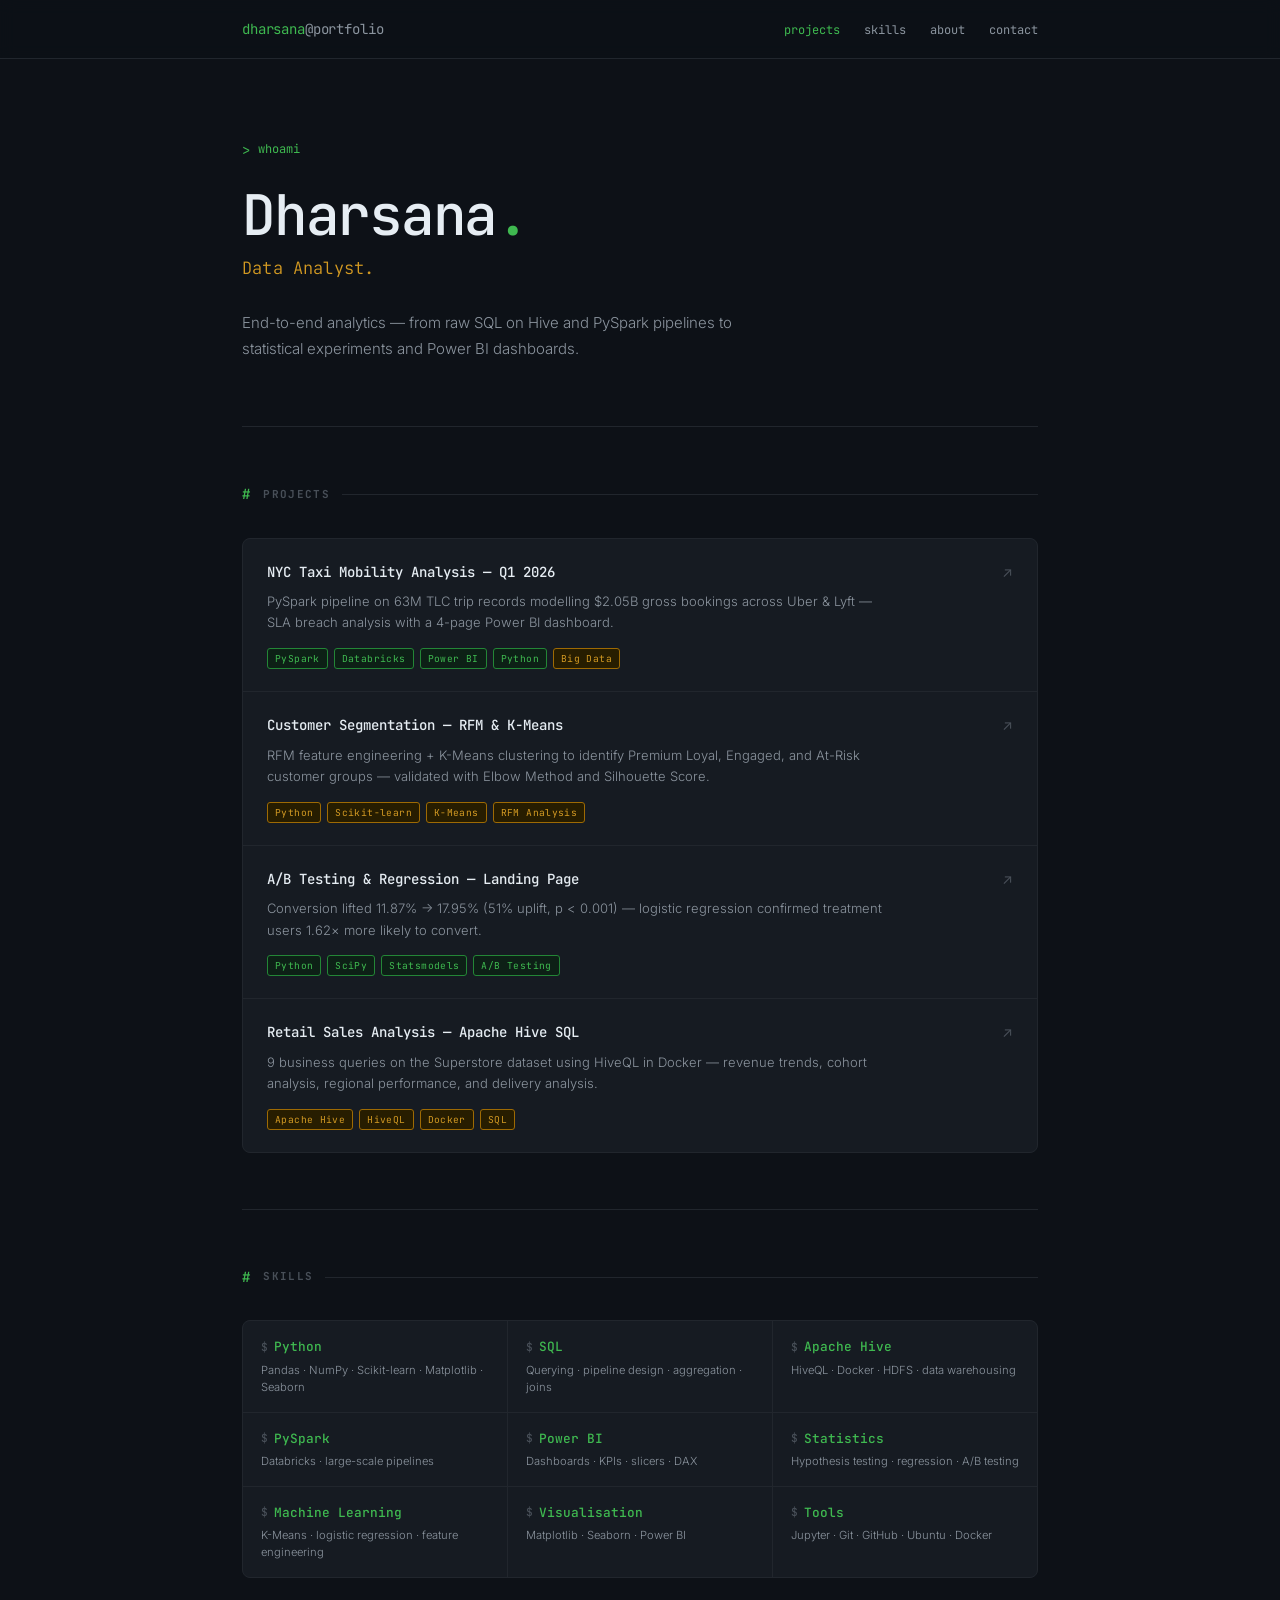
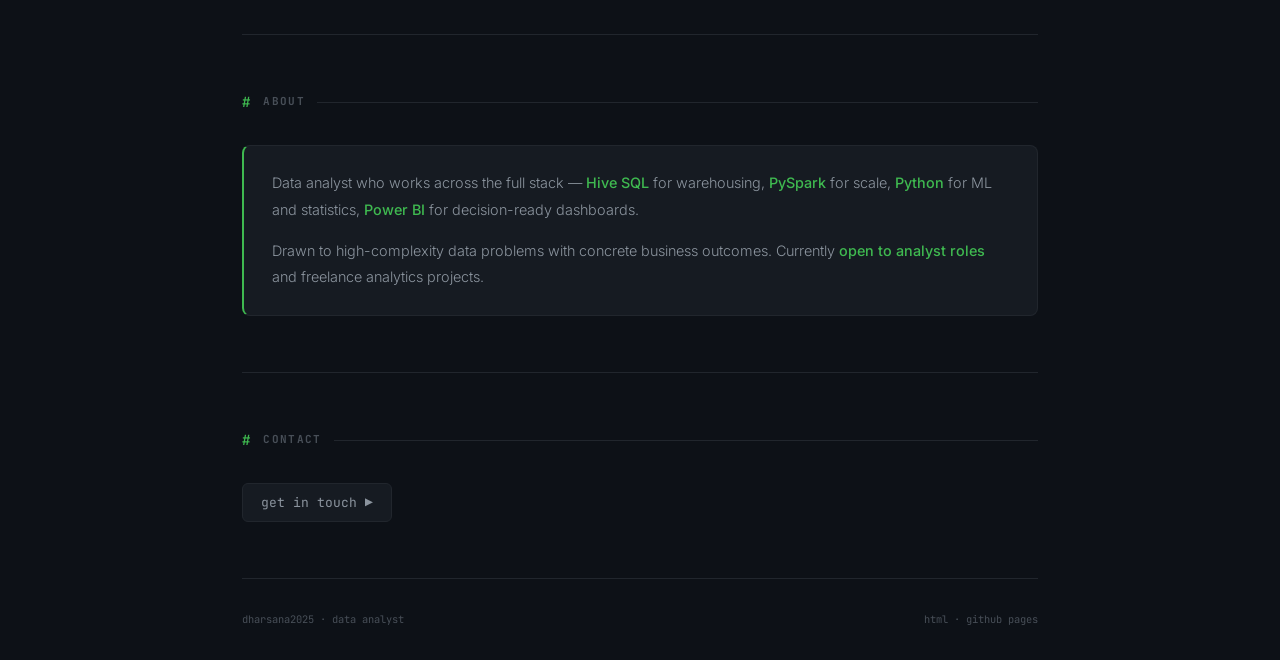
<file: index (4).html>
<!DOCTYPE html>
<html lang="en">
<head>
<meta charset="UTF-8">
<meta name="viewport" content="width=device-width, initial-scale=1.0">
<title>Dharsana — Data Analyst</title>
<link rel="preconnect" href="https://fonts.googleapis.com">
<link rel="preconnect" href="https://fonts.gstatic.com" crossorigin>
<link href="https://fonts.googleapis.com/css2?family=JetBrains+Mono:wght@300;400;500&family=Inter:wght@300;400;500&display=swap" rel="stylesheet">
<style>
*, *::before, *::after { box-sizing: border-box; margin: 0; padding: 0; }

:root {
  --bg:         #0D1117;
  --bg-card:    #161B22;
  --bg-hover:   #1C2333;
  --border:     #21262D;
  --border-lit: #30363D;
  --green:      #3FB950;
  --green-dim:  #238636;
  --green-bg:   #0D2016;
  --amber:      #D29922;
  --amber-dim:  #9E6A03;
  --amber-bg:   #271D00;
  --text:       #E6EDF3;
  --text-mid:   #8B949E;
  --text-dim:   #484F58;
  --mono:       'JetBrains Mono', monospace;
  --sans:       'Inter', sans-serif;
}

html { scroll-behavior: smooth; }

body {
  font-family: var(--sans);
  background: var(--bg);
  color: var(--text);
  line-height: 1.6;
  min-height: 100vh;
  -webkit-font-smoothing: antialiased;
}

/* ── Layout ── */
.wrap {
  max-width: 860px;
  margin: 0 auto;
  padding: 0 2rem;
}

/* ── Top nav ── */
nav {
  border-bottom: 1px solid var(--border);
  padding: 1rem 0;
  position: sticky;
  top: 0;
  background: rgba(13,17,23,0.92);
  backdrop-filter: blur(8px);
  z-index: 100;
}

.nav-inner {
  max-width: 860px;
  margin: 0 auto;
  padding: 0 2rem;
  display: flex;
  align-items: center;
  justify-content: space-between;
}

.nav-logo {
  font-family: var(--mono);
  font-size: 0.875rem;
  color: var(--green);
  font-weight: 400;
  letter-spacing: -0.01em;
}

.nav-logo span { color: var(--text-mid); }

.nav-links {
  display: flex;
  gap: 1.5rem;
  list-style: none;
}

.nav-links a {
  font-family: var(--mono);
  font-size: 0.75rem;
  color: var(--text-mid);
  text-decoration: none;
  transition: color 0.15s;
}

.nav-links a:hover { color: var(--green); }

/* ── Hero ── */
.hero {
  padding: 5rem 0 4rem;
  border-bottom: 1px solid var(--border);
}

.hero-prompt {
  font-family: var(--mono);
  font-size: 0.75rem;
  color: var(--green);
  margin-bottom: 1.5rem;
  display: flex;
  align-items: center;
  gap: 8px;
}

.hero-prompt::before {
  content: '>';
  color: var(--green);
  font-size: 0.875rem;
}

.hero-name {
  font-family: var(--mono);
  font-size: clamp(2.25rem, 5vw, 3.5rem);
  font-weight: 500;
  color: var(--text);
  letter-spacing: -0.04em;
  line-height: 1.1;
  margin-bottom: 0.5rem;
}

.hero-name .accent { color: var(--green); }

.hero-role {
  font-family: var(--mono);
  font-size: clamp(0.875rem, 2vw, 1.0625rem);
  color: var(--amber);
  font-weight: 300;
  margin-bottom: 1.75rem;
  letter-spacing: 0.01em;
}

.hero-desc {
  font-size: 0.9375rem;
  color: var(--text-mid);
  max-width: 500px;
  line-height: 1.75;
  font-weight: 300;
}

.cursor {
  display: inline-block;
  width: 10px;
  height: 1.1em;
  background: var(--green);
  margin-left: 2px;
  vertical-align: -0.15em;
  animation: blink 1s step-end infinite;
  border-radius: 1px;
}

@keyframes blink { 0%,100%{opacity:1} 50%{opacity:0} }

/* ── Section ── */
.section {
  padding: 3.5rem 0;
  border-bottom: 1px solid var(--border);
}

.section-title {
  font-family: var(--mono);
  font-size: 0.6875rem;
  letter-spacing: 0.12em;
  text-transform: uppercase;
  color: var(--text-dim);
  margin-bottom: 2rem;
  display: flex;
  align-items: center;
  gap: 12px;
}

.section-title::before { content: '#'; color: var(--green); font-size: 0.875rem; }
.section-title::after  { content: ''; flex: 1; height: 1px; background: var(--border); }

/* ── Projects ── */
.projects { display: flex; flex-direction: column; gap: 1px; background: var(--border); border: 1px solid var(--border); border-radius: 8px; overflow: hidden; }

.proj {
  display: block;
  background: var(--bg-card);
  padding: 1.375rem 1.5rem;
  text-decoration: none;
  color: inherit;
  transition: background 0.15s;
  position: relative;
}

.proj:hover { background: var(--bg-hover); }

.proj::before {
  content: '';
  position: absolute;
  left: 0; top: 0; bottom: 0;
  width: 2px;
  background: var(--proj-color, var(--green));
  opacity: 0;
  transition: opacity 0.15s;
}

.proj:hover::before { opacity: 1; }

.proj-head {
  display: flex;
  align-items: center;
  justify-content: space-between;
  margin-bottom: 0.5rem;
}

.proj-name {
  font-family: var(--mono);
  font-size: 0.875rem;
  font-weight: 500;
  color: var(--text);
  transition: color 0.15s;
  display: flex;
  align-items: center;
  gap: 8px;
}

.proj:hover .proj-name { color: var(--proj-color, var(--green)); }

.proj-arrow {
  font-size: 0.875rem;
  color: var(--text-dim);
  transition: color 0.15s, transform 0.15s;
}

.proj:hover .proj-arrow {
  color: var(--proj-color, var(--green));
  transform: translate(2px, -2px);
}

.proj-desc {
  font-size: 0.8125rem;
  color: var(--text-mid);
  line-height: 1.65;
  font-weight: 300;
  margin-bottom: 0.875rem;
  max-width: 620px;
}

.proj-tags { display: flex; flex-wrap: wrap; gap: 6px; }

.tag {
  font-family: var(--mono);
  font-size: 0.6rem;
  padding: 2px 7px;
  border-radius: 3px;
  letter-spacing: 0.04em;
  border: 1px solid;
}

.tag-green { color: var(--green); background: var(--green-bg); border-color: var(--green-dim); }
.tag-amber { color: var(--amber); background: var(--amber-bg); border-color: var(--amber-dim); }

/* ── Skills ── */
.skills-grid {
  display: grid;
  grid-template-columns: repeat(3, 1fr);
  gap: 1px;
  background: var(--border);
  border: 1px solid var(--border);
  border-radius: 8px;
  overflow: hidden;
}

.skill {
  background: var(--bg-card);
  padding: 1rem 1.125rem;
  transition: background 0.15s;
}

.skill:hover { background: var(--bg-hover); }

.skill-name {
  font-family: var(--mono);
  font-size: 0.8rem;
  font-weight: 500;
  color: var(--green);
  margin-bottom: 4px;
  display: flex;
  align-items: center;
  gap: 6px;
}

.skill-name::before { content: '$'; color: var(--text-dim); font-size: 0.7rem; }

.skill-detail {
  font-size: 0.7rem;
  color: var(--text-mid);
  line-height: 1.5;
  font-weight: 300;
}

/* ── About ── */
.about-block {
  background: var(--bg-card);
  border: 1px solid var(--border);
  border-radius: 8px;
  padding: 1.5rem 1.75rem;
  border-left: 2px solid var(--green);
}

.about-text {
  font-size: 0.9rem;
  color: var(--text-mid);
  line-height: 1.85;
  font-weight: 300;
}

.about-text p + p { margin-top: 0.875rem; }
.about-text strong { color: var(--green); font-weight: 500; }

/* ── Contact — hidden by default ── */
.contact-trigger {
  font-family: var(--mono);
  font-size: 0.8125rem;
  color: var(--text-mid);
  background: var(--bg-card);
  border: 1px solid var(--border);
  border-radius: 6px;
  padding: 0.625rem 1.125rem;
  cursor: pointer;
  display: inline-flex;
  align-items: center;
  gap: 8px;
  transition: border-color 0.15s, color 0.15s;
}

.contact-trigger:hover { border-color: var(--green); color: var(--green); }
.contact-trigger .ct-arrow { transition: transform 0.2s; }
.contact-trigger.open .ct-arrow { transform: rotate(90deg); }

.contact-panel {
  display: none;
  margin-top: 1rem;
  flex-direction: column;
  gap: 8px;
}

.contact-panel.open { display: flex; }

.contact-item {
  display: flex;
  align-items: center;
  gap: 10px;
  font-family: var(--mono);
  font-size: 0.8125rem;
  color: var(--text-mid);
  text-decoration: none;
  padding: 0.625rem 1rem;
  background: var(--bg-card);
  border: 1px solid var(--border);
  border-radius: 6px;
  transition: border-color 0.15s, color 0.15s;
  width: fit-content;
}

.contact-item:hover { color: var(--green); border-color: var(--green); }
.contact-item .ci-label { color: var(--text-dim); margin-right: 4px; }

/* ── Footer ── */
.footer {
  padding: 2rem 0;
  font-family: var(--mono);
  font-size: 0.65rem;
  color: var(--text-dim);
  display: flex;
  justify-content: space-between;
  flex-wrap: wrap;
  gap: 0.5rem;
}

/* ── Responsive ── */
@media (max-width: 640px) {
  .nav-links { display: none; }
  .hero { padding: 3rem 0 2.5rem; }
  .skills-grid { grid-template-columns: repeat(2, 1fr); }
}

@media (prefers-reduced-motion: reduce) {
  .cursor { animation: none; opacity: 1; }
}
</style>
</head>
<body>

<!-- Nav -->
<nav>
  <div class="nav-inner">
    <span class="nav-logo">dharsana<span>@portfolio</span> <span class="cursor" id="nav-cursor"></span></span>
    <ul class="nav-links">
      <li><a href="#projects">projects</a></li>
      <li><a href="#skills">skills</a></li>
      <li><a href="#about">about</a></li>
      <li><a href="#contact">contact</a></li>
    </ul>
  </div>
</nav>

<div class="wrap">

  <!-- Hero -->
  <section class="hero" id="home">
    <p class="hero-prompt">whoami</p>
    <h1 class="hero-name">Dharsana<span class="accent">.</span></h1>
    <p class="hero-role"><span id="typed-role"></span></p>
    <p class="hero-desc">
      End-to-end analytics — from raw SQL on Hive and PySpark pipelines
      to statistical experiments and Power BI dashboards.
    </p>
  </section>

  <!-- Projects -->
  <section class="section" id="projects">
    <h2 class="section-title">projects</h2>
    <div class="projects">

      <!-- ✏️ Copy a .proj block to add a new project -->

      <a class="proj" style="--proj-color: var(--green);"
         href="https://github.com/dharsana2025/NYC-taxi-mobility-analysis"
         target="_blank" rel="noopener">
        <div class="proj-head">
          <span class="proj-name">NYC Taxi Mobility Analysis — Q1 2026</span>
          <span class="proj-arrow">↗</span>
        </div>
        <p class="proj-desc">PySpark pipeline on 63M TLC trip records modelling $2.05B gross bookings across Uber & Lyft — SLA breach analysis with a 4-page Power BI dashboard.</p>
        <div class="proj-tags">
          <span class="tag tag-green">PySpark</span>
          <span class="tag tag-green">Databricks</span>
          <span class="tag tag-green">Power BI</span>
          <span class="tag tag-green">Python</span>
          <span class="tag tag-amber">Big Data</span>
        </div>
      </a>

      <a class="proj" style="--proj-color: var(--amber);"
         href="https://github.com/dharsana2025/Customer-Segmentation"
         target="_blank" rel="noopener">
        <div class="proj-head">
          <span class="proj-name">Customer Segmentation — RFM & K-Means</span>
          <span class="proj-arrow">↗</span>
        </div>
        <p class="proj-desc">RFM feature engineering + K-Means clustering to identify Premium Loyal, Engaged, and At-Risk customer groups — validated with Elbow Method and Silhouette Score.</p>
        <div class="proj-tags">
          <span class="tag tag-amber">Python</span>
          <span class="tag tag-amber">Scikit-learn</span>
          <span class="tag tag-amber">K-Means</span>
          <span class="tag tag-amber">RFM Analysis</span>
        </div>
      </a>

      <a class="proj" style="--proj-color: var(--green);"
         href="https://github.com/dharsana2025/ab-testing-regression-analysis"
         target="_blank" rel="noopener">
        <div class="proj-head">
          <span class="proj-name">A/B Testing & Regression — Landing Page</span>
          <span class="proj-arrow">↗</span>
        </div>
        <p class="proj-desc">Conversion lifted 11.87% → 17.95% (51% uplift, p &lt; 0.001) — logistic regression confirmed treatment users 1.62× more likely to convert.</p>
        <div class="proj-tags">
          <span class="tag tag-green">Python</span>
          <span class="tag tag-green">SciPy</span>
          <span class="tag tag-green">Statsmodels</span>
          <span class="tag tag-green">A/B Testing</span>
        </div>
      </a>

      <a class="proj" style="--proj-color: var(--amber);"
         href="https://github.com/dharsana2025/hive4a"
         target="_blank" rel="noopener">
        <div class="proj-head">
          <span class="proj-name">Retail Sales Analysis — Apache Hive SQL</span>
          <span class="proj-arrow">↗</span>
        </div>
        <p class="proj-desc">9 business queries on the Superstore dataset using HiveQL in Docker — revenue trends, cohort analysis, regional performance, and delivery analysis.</p>
        <div class="proj-tags">
          <span class="tag tag-amber">Apache Hive</span>
          <span class="tag tag-amber">HiveQL</span>
          <span class="tag tag-amber">Docker</span>
          <span class="tag tag-amber">SQL</span>
        </div>
      </a>

    </div>
  </section>

  <!-- Skills -->
  <section class="section" id="skills">
    <h2 class="section-title">skills</h2>
    <div class="skills-grid">
      <!-- ✏️ Copy a .skill block to add a new skill -->
      <div class="skill">
        <p class="skill-name">Python</p>
        <p class="skill-detail">Pandas · NumPy · Scikit-learn · Matplotlib · Seaborn</p>
      </div>
      <div class="skill">
        <p class="skill-name">SQL</p>
        <p class="skill-detail">Querying · pipeline design · aggregation · joins</p>
      </div>
      <div class="skill">
        <p class="skill-name">Apache Hive</p>
        <p class="skill-detail">HiveQL · Docker · HDFS · data warehousing</p>
      </div>
      <div class="skill">
        <p class="skill-name">PySpark</p>
        <p class="skill-detail">Databricks · large-scale pipelines</p>
      </div>
      <div class="skill">
        <p class="skill-name">Power BI</p>
        <p class="skill-detail">Dashboards · KPIs · slicers · DAX</p>
      </div>
      <div class="skill">
        <p class="skill-name">Statistics</p>
        <p class="skill-detail">Hypothesis testing · regression · A/B testing</p>
      </div>
      <div class="skill">
        <p class="skill-name">Machine Learning</p>
        <p class="skill-detail">K-Means · logistic regression · feature engineering</p>
      </div>
      <div class="skill">
        <p class="skill-name">Visualisation</p>
        <p class="skill-detail">Matplotlib · Seaborn · Power BI</p>
      </div>
      <div class="skill">
        <p class="skill-name">Tools</p>
        <p class="skill-detail">Jupyter · Git · GitHub · Ubuntu · Docker</p>
      </div>
    </div>
  </section>

  <!-- About -->
  <section class="section" id="about">
    <h2 class="section-title">about</h2>
    <div class="about-block">
      <div class="about-text">
        <!-- ✏️ UPDATE: edit to reflect your background -->
        <p>Data analyst who works across the full stack — <strong>Hive SQL</strong> for warehousing, <strong>PySpark</strong> for scale, <strong>Python</strong> for ML and statistics, <strong>Power BI</strong> for decision-ready dashboards.</p>
        <p>Drawn to high-complexity data problems with concrete business outcomes. Currently <strong>open to analyst roles</strong> and freelance analytics projects.</p>
      </div>
    </div>
  </section>

  <!-- Contact — hidden until clicked -->
  <section class="section" id="contact">
    <h2 class="section-title">contact</h2>
    <button class="contact-trigger" id="contact-btn" aria-expanded="false">
      <span>get in touch</span>
      <span class="ct-arrow">▶</span>
    </button>
    <div class="contact-panel" id="contact-panel" role="region">
      <!-- ✏️ UPDATE: replace # and your@email.com with real values -->
      <a class="contact-item" href="https://github.com/dharsana2025" target="_blank" rel="noopener">
        <span class="ci-label">gh</span> github.com/dharsana2025
      </a>
      <a class="contact-item" href="#" target="_blank" rel="noopener">
        <span class="ci-label">in</span> LinkedIn <!-- ✏️ replace # with your LinkedIn URL -->
      </a>
      <a class="contact-item" href="mailto:your@email.com">
        <span class="ci-label">@</span> your@email.com <!-- ✏️ replace with real email -->
      </a>
    </div>
  </section>

  <!-- Footer -->
  <footer class="footer">
    <span>dharsana2025 · data analyst</span>
    <span>html · github pages</span>
  </footer>

</div>

<script>
// Typing animation — role line
const roles = ['Data Analyst.', 'Python · SQL · Power BI · PySpark.'];
const roleEl = document.getElementById('typed-role');
let ri = 0, ci = 0, deleting = false;

function tick() {
  const word = roles[ri];
  roleEl.textContent = deleting ? word.slice(0, --ci) : word.slice(0, ++ci);
  if (!deleting && ci === word.length) {
    if (ri === roles.length - 1) return;
    setTimeout(() => { deleting = true; tick(); }, 1800);
    return;
  }
  if (deleting && ci === 0) { deleting = false; ri++; }
  setTimeout(tick, deleting ? 35 : Math.random() * 45 + 55);
}

if (window.matchMedia('(prefers-reduced-motion: reduce)').matches) {
  roleEl.textContent = roles[roles.length - 1];
} else {
  setTimeout(tick, 800);
}

// Hide nav cursor after typing settles
setTimeout(() => {
  const nc = document.getElementById('nav-cursor');
  if (nc) nc.style.display = 'none';
}, 200);

// Contact toggle
const btn   = document.getElementById('contact-btn');
const panel = document.getElementById('contact-panel');

btn.addEventListener('click', () => {
  const open = panel.classList.toggle('open');
  btn.classList.toggle('open', open);
  btn.setAttribute('aria-expanded', open);
});

// Active nav link on scroll
const sections = document.querySelectorAll('section[id]');
const navAs    = document.querySelectorAll('.nav-links a');

const io = new IntersectionObserver(entries => {
  entries.forEach(e => {
    if (e.isIntersecting) {
      navAs.forEach(a => {
        a.style.color = a.getAttribute('href') === '#' + e.target.id
          ? 'var(--green)' : '';
      });
    }
  });
}, { threshold: 0.4 });

sections.forEach(s => io.observe(s));
</script>
</body>
</html>
</file>
